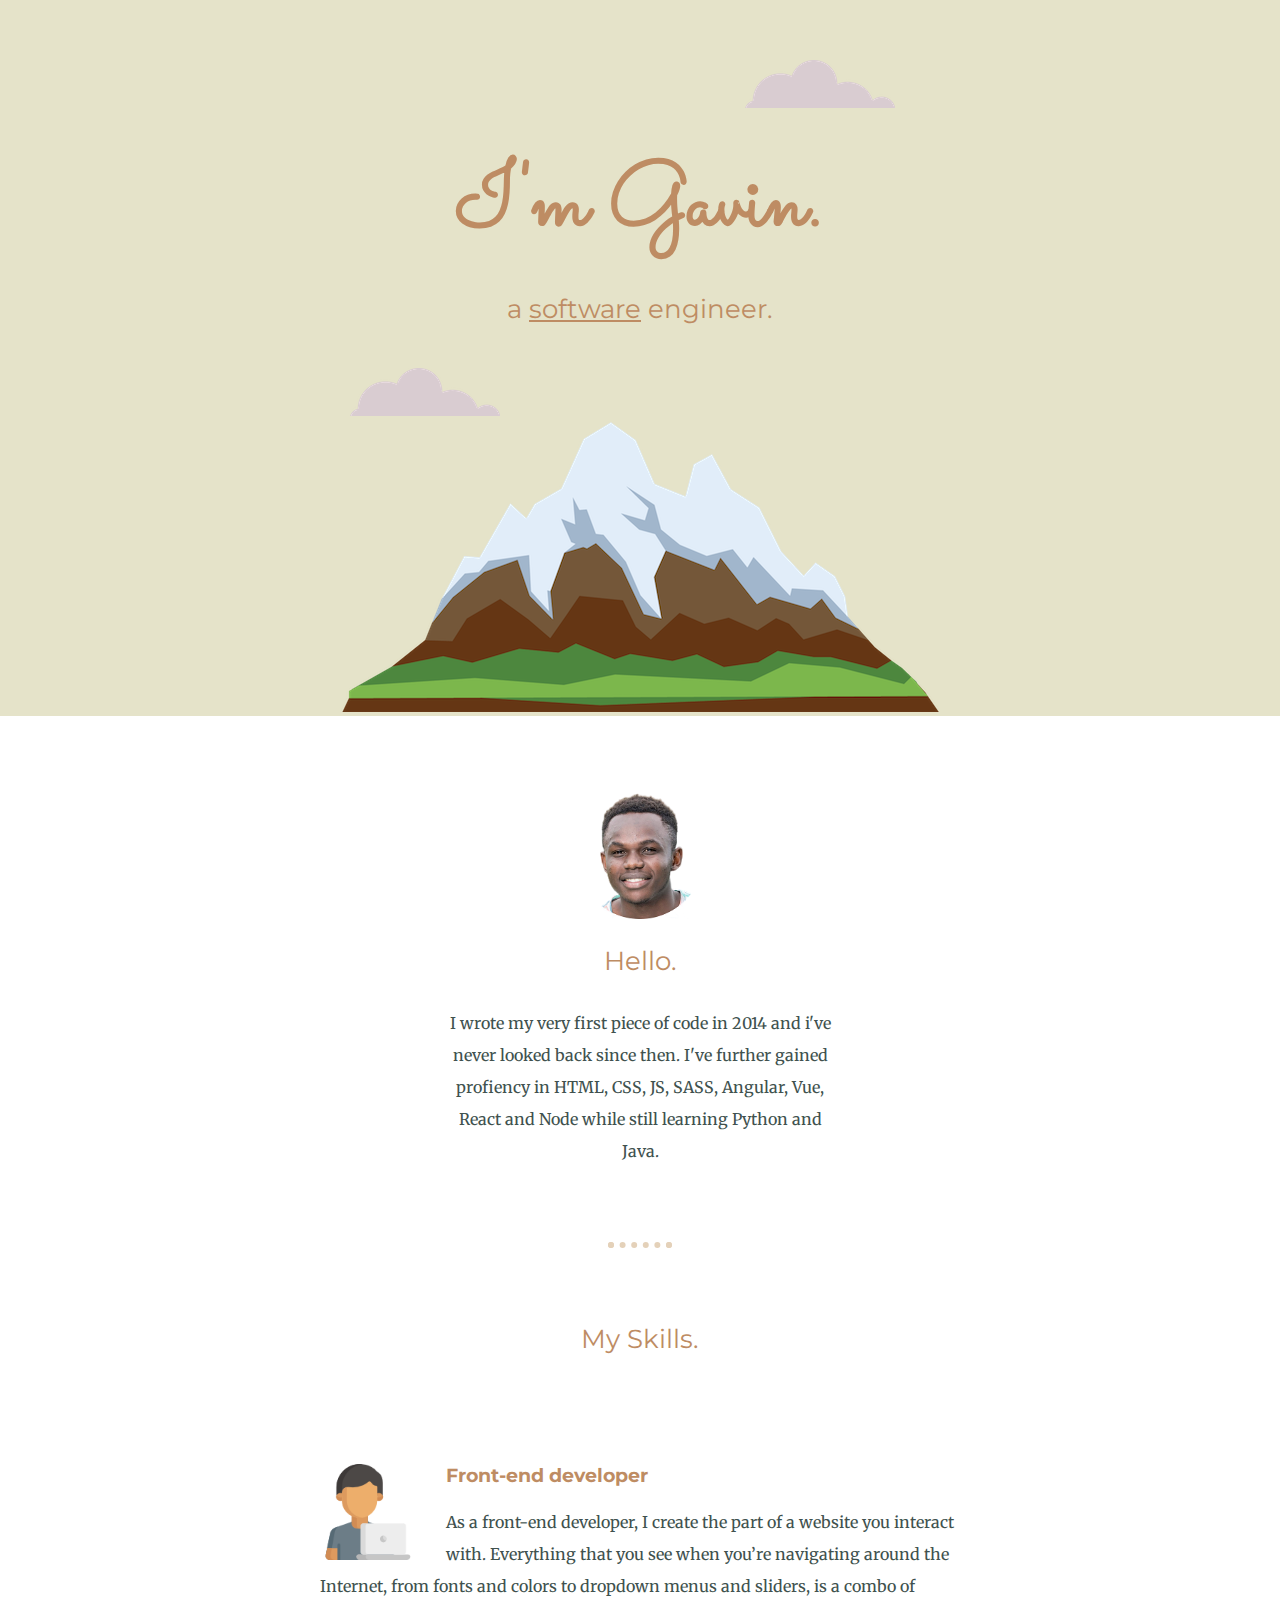
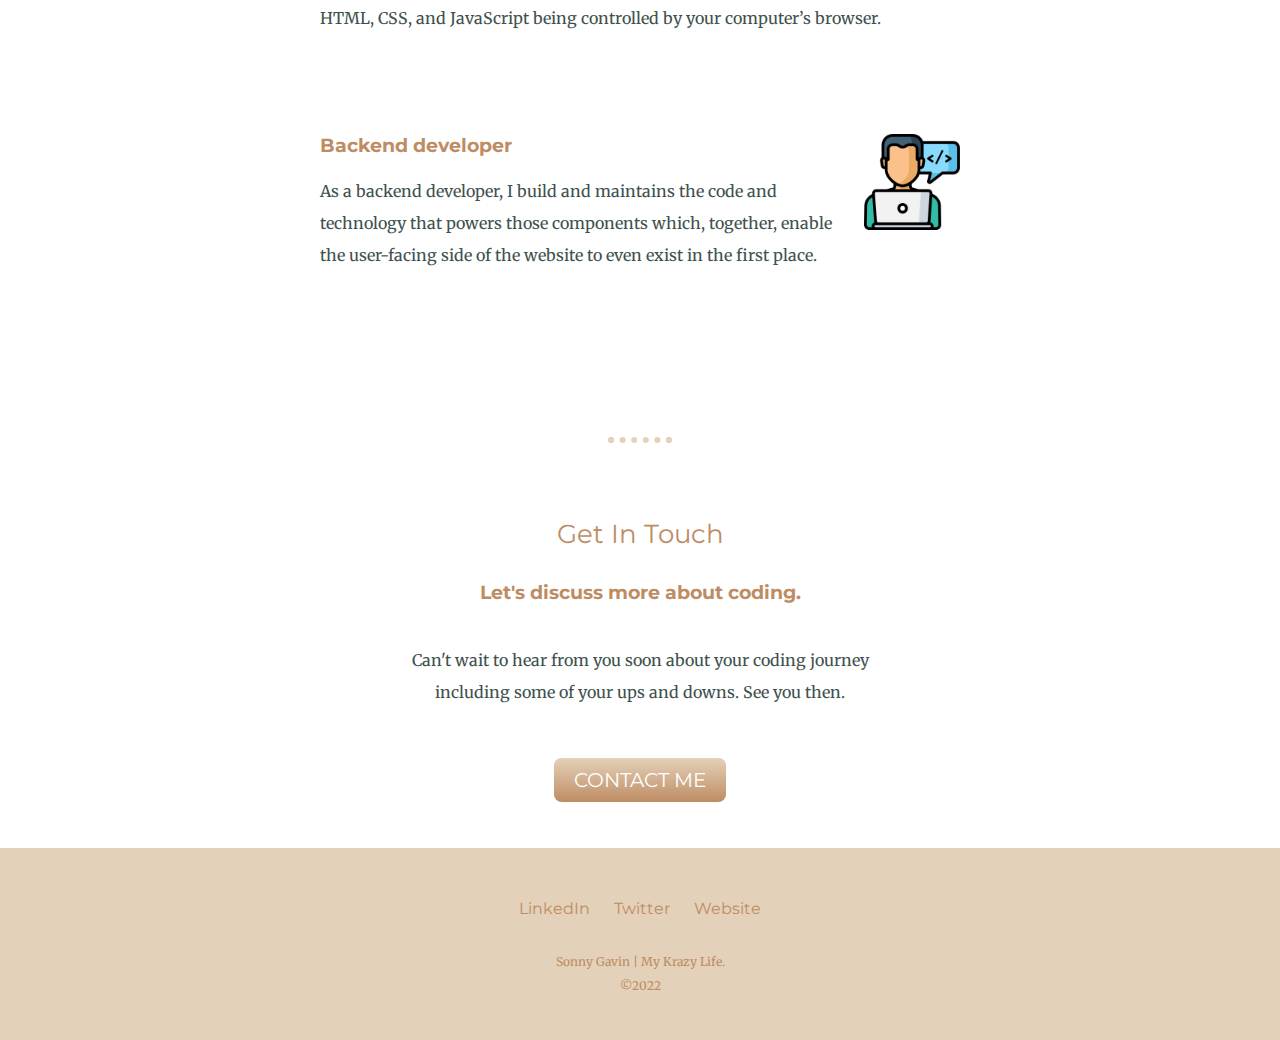
<file: index.html>
<!DOCTYPE html>
<html lang="en" dir="ltr">

<head>
  <meta charset="utf-8">
  <title>Gavin's CV</title>
  <link rel="stylesheet" href="css/styles.css">
  <link rel="icon" href="favicon.ico">
  <link rel="preconnect" href="https://fonts.googleapis.com">
  <link rel="preconnect" href="https://fonts.gstatic.com" crossorigin>
  <link href="https://fonts.googleapis.com/css2?family=Merriweather&family=Montserrat:wght@600&family=Sacramento&display=swap" rel="stylesheet">
</head>

<body>

  <div class="top-container">
    <img class="top-cloud" src="images/cloud.png" alt="cloud-img">
    <h1 class="bio">I'm Gavin.</h1>
    <h2>a <span class="software">software</span> engineer.</h2>
    <img class="bottom-cloud" src="images/cloud.png" alt="cloud-img">
    <img src="images/mountain.png" alt="mountain-img">
  </div>

  <div class="middle-container">
    <div class="profile">
      <img class="gavin-img" src="images/gavin-bg.png" alt="Gavin profile picture">
      <h2>Hello.</h2>
      <p class="intro-bio">I wrote my very first piece of code in 2014 and i've never looked back since then. I've further gained profiency in HTML, CSS, JS, SASS, Angular, Vue, React and Node while still learning Python and Java.</p>
    </div>
    <hr>
    <div class="skills">
      <h2>My Skills.</h2>
      <div class="skill-row">
        <img class="developer-image1" src="images/programmer.png" alt="Programmer image">
        <h3>Front-end developer</h3>
        <p class="skills-text">As a front-end developer, I create the part of a website you interact with. Everything that you see when you’re navigating around the Internet, from fonts and colors to dropdown menus and sliders, is a combo of HTML, CSS, and JavaScript being controlled by your computer’s browser.</p>
      </div>
      <div class="skill-row">
        <img class="developer-image2" src="images/developer.png" alt="Skills image">
        <h3>Backend developer</h3>
        <p class="skills-text">As a backend developer, I build and maintains the code and technology that powers those components which, together, enable the user-facing side of the website to even exist in the first place.</p>
      </div>
    </div>
  </div>
  <hr>
  <div class="contact-me">
    <h2>Get In Touch</h2>
    <h3>Let's discuss more about coding.</h3>
    <p class="contact-message">Can't wait to hear from you soon about your coding journey including some of your ups and downs. See you then.</p>
    <a class="btn" href="mailto:email@sonnygavin.com">CONTACT ME</a>
  </div>

  <div class="bottom-container">
    <a class="footer-link" href="https://www.linkedin.com/">LinkedIn</a>
    <a class="footer-link" href="https://twitter.com/">Twitter</a>
    <a class="footer-link" href="https://www.sonnygavin.com/">Website</a>
    <p class="copyright">Sonny Gavin | My Krazy Life.<br />©2022</p>
  </div>
</body>

</html>
</file>
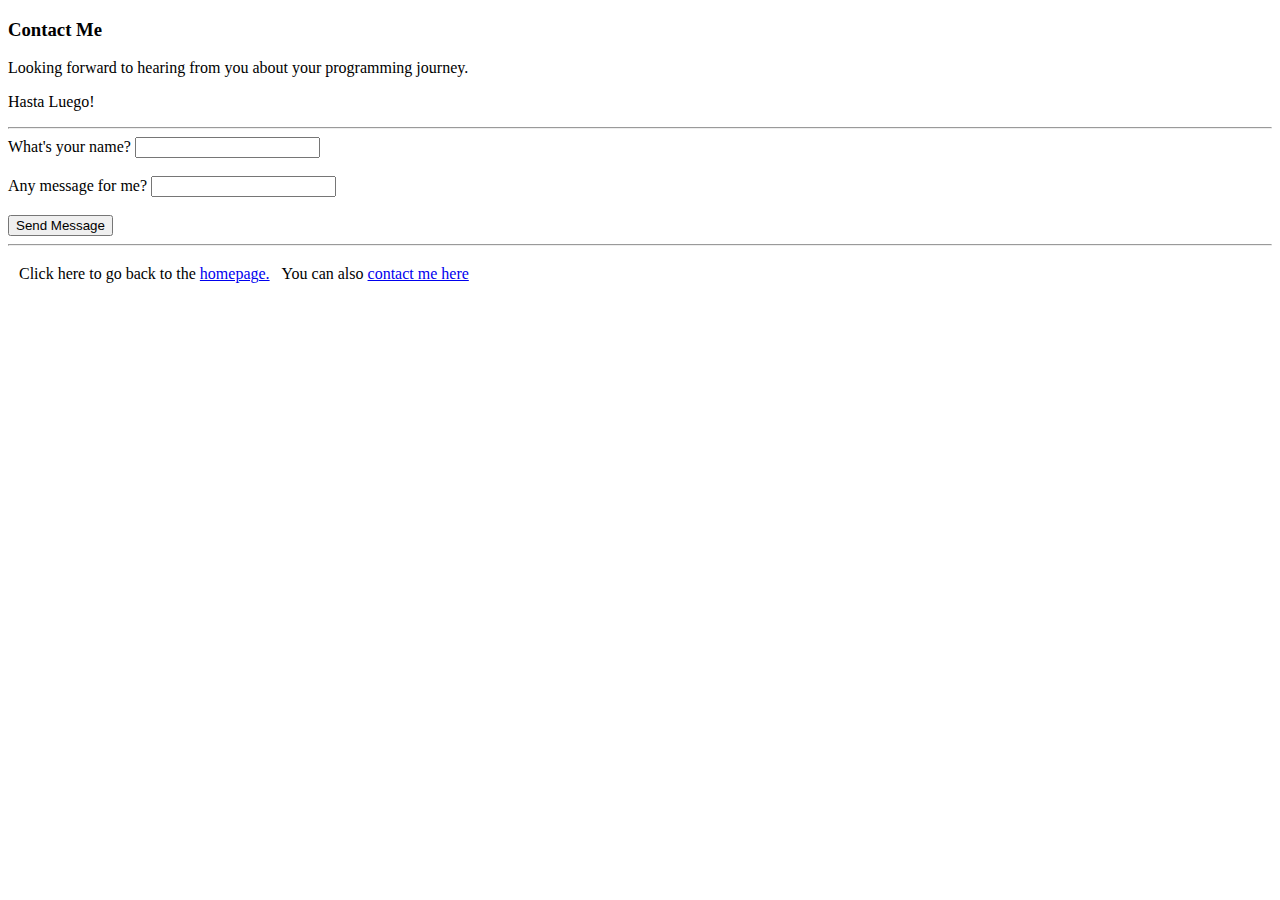
<file: contact-me.html>
<!DOCTYPE html>
<html lang="en" dir="ltr">

<head>
  <meta charset="utf-8">
  <title></title>
</head>

<body>
  <h3><strong>Contact Me</strong></h3>
  <p>Looking forward to hearing from you about your programming journey.</p>
  <p>Hasta Luego!</p>
  <hr>
<form class="" action="mailto:sonnygavin@yahoo.com" method="post">
<label for="">What's your name?</label>
<input type="text" name="My name is" value="">
<br>
<br>
<label for="">Any message for me?</label>
<input type="text" name="" value="">
<br>
<br>
<input type="submit" name="submit" value="Send Message">
</form>
  <hr>
  <table cellspacing="10">
    <tr>
      <td>Click here to go back to the <a href="index.html">homepage.</a></td>
      <td>You can also <a href="contact-me.html">contact me here</a></td>
    </tr>
  </table>
</body>

</html>
</file>
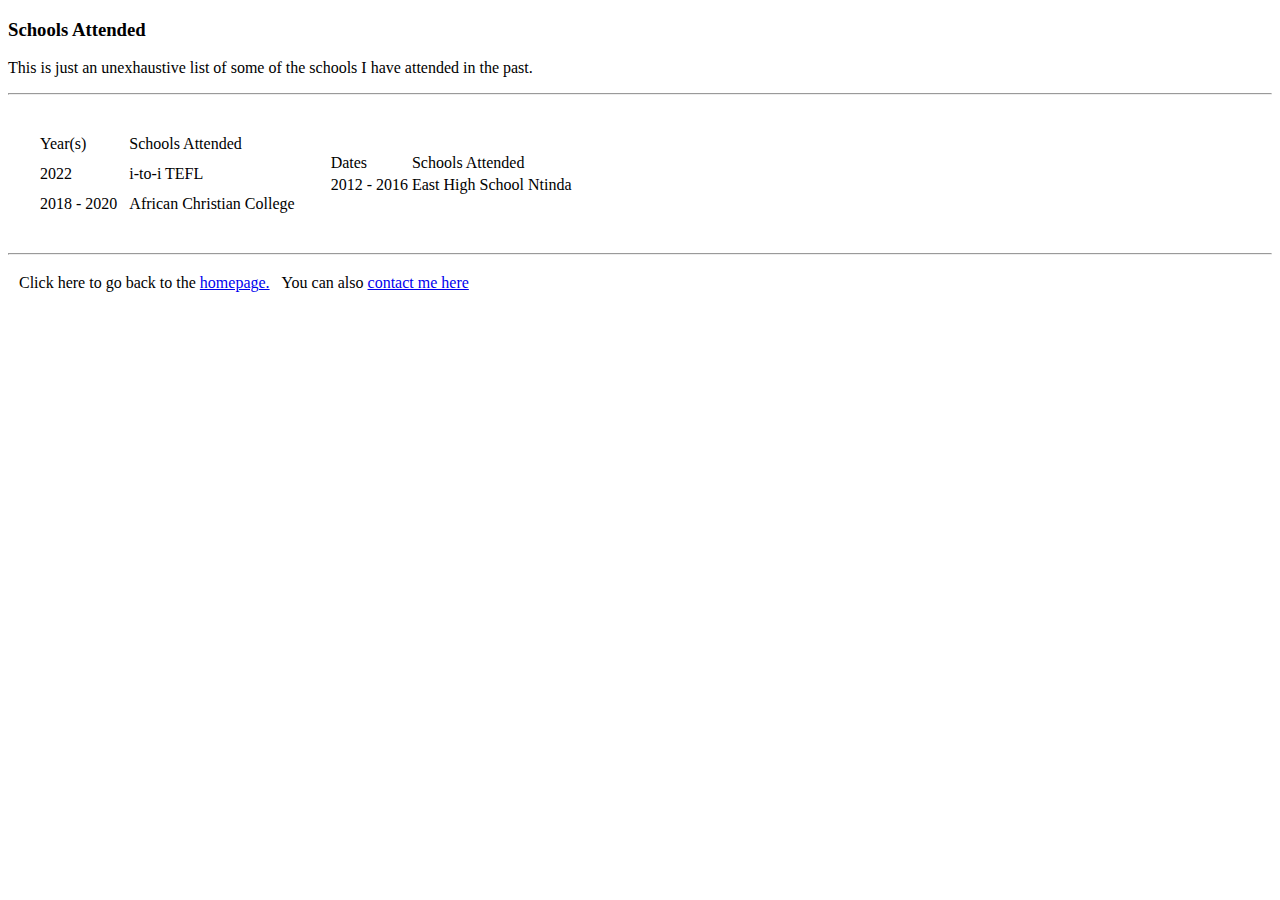
<file: schools-attended.html>
<!DOCTYPE html>
<html lang="en" dir="ltr">

<head>
  <meta charset="utf-8">
  <title>Schools Attended</title>
</head>

<body>
  <h3><strong>Schools Attended</strong></h3>
  <p>This is just an unexhaustive list of some of the schools I have attended in the past.</p>
  <hr>
  <table cellspacing="20">
    <tr>
      <td>
        <table cellspacing="10">
          <thead>
            <tr>
              <td>Year(s)</td>
              <td>Schools Attended</td>
            </tr>
          </thead>
          <tbody>
            <tr>
              <td>2022</td>
              <td>i-to-i TEFL</td>
            </tr>
            <tr>
              <td>2018 - 2020</td>
              <td>African Christian College</td>
            </tr>
          </tbody>
          <tfoot>
          </tfoot>
        </table>
      </td>
      <td>
        <table>
          <thead>
            <tr>
              <td>Dates</td>
              <td>Schools Attended</td>
            </tr>
          </thead>
          <tbody>
            <tr>
              <td>2012 - 2016</td>
              <td>East High School Ntinda</td>
            </tr>
          </tbody>
          <tfoot>
          </tfoot>
        </table>
      </td>
    </tr>
  </table>
  <hr>
  <table cellspacing="10">
    <tr>
      <td>Click here to go back to the <a href="index.html">homepage.</a></td>
      <td>You can also <a href="contact-me.html">contact me here</a></td>
    </tr>
  </table>
</body>

</html>
</file>
<file: css/styles.css>
.top-container {
  background-color: #E5E3C9;
}

.bio, h1 {
  margin: 2.5rem auto 0 auto;
  font-family: 'Sacramento', cursive;
  font-size: 5.625rem;
  color: #BE8C63;
}

h2 {
  font-family: 'Montserrat', sans-serif;
  font-size: 1.6rem;
  color: #BE8C63;
  font-weight: normal;
  padding-bottom: 10px;
}

h3 {
  font-family: 'Montserrat', sans-serif;
  color: #BE8C63;
}

body {
  color: #40514E;
  margin: 0;
  text-align: center;
  font-family: 'Merriweather', serif;
}

.software {
  text-decoration: underline;
}

a {
  color: #BE8C63;
  font-family: 'Montserrat', sans-serif;
  margin: 10px 10px;
  text-decoration: none;
}

a:hover {
  color: white;
}

.copyright {
  color: #BE8C63;
  font-size: 0.75rem;
  padding: 20px 0 0;
}

.top-container {
  padding-top: 100px;
  position: relative;
}

.middle-container {
  padding: 75px 0;
}

.intro-bio {
  width: 30%;
  margin: 0 auto 0 auto;
}

.bottom-container {
  background-color: #E4D1B9;
  padding: 50px 0 30px;
}

hr {
  border: 6px dotted #E4D1B9;
  border-bottom: none;
  width: 4%;
  margin: 75px auto 75px auto;
}

.top-cloud {
  position: absolute;
  top: 60px;
  right: 385px;
}

.bottom-cloud {
  position: absolute;
  bottom: 300px;
  left: 350px;
}

.skill-row {
  width: 50%;
  margin: 100px auto 5px auto;
  text-align: left;
}

.developer-image1 {
  width: 15%;
  float: left;
  margin-right: 30px;
}

.developer-image2 {
  width: 15%;
  float: right;
  margin-left: 30px;
}

.gavin-img {
  width: 10%;
}

p {
  line-height: 2;
}

.contact-message {
  width: 40%;
  margin: 40px auto 60px;
}

.contact-me {
  margin-bottom: 3.5rem;
}

.btn {
  background: #E4D1B9;
  background-image: -webkit-linear-gradient(top, #E4D1B9, #BE8C63);
  background-image: -moz-linear-gradient(top, #E4D1B9, #BE8C63);
  background-image: -ms-linear-gradient(top, #E4D1B9, #BE8C63);
  background-image: -o-linear-gradient(top, #E4D1B9, #BE8C63);
  background-image: linear-gradient(to bottom, #E4D1B9, #BE8C63);
  -webkit-border-radius: 8;
  -moz-border-radius: 8;
  border-radius: 8px;
  font-family: 'Montserrat', sans-serif;
  color: #ffffff;
  font-size: 20px;
  padding: 10px 20px 10px 20px;
  text-decoration: none;
}

.btn:hover {
  background: #E9C891;
  background-image: -webkit-linear-gradient(top, #E9C891, #E9C891);
  background-image: -moz-linear-gradient(top, #E9C891, #E9C891);
  background-image: -ms-linear-gradient(top, #E9C891, #E9C891);
  background-image: -o-linear-gradient(top, #E9C891, #E9C891);
  background-image: linear-gradient(to bottom, #E9C891, #E9C891);
  text-decoration: none;
}
</file>
